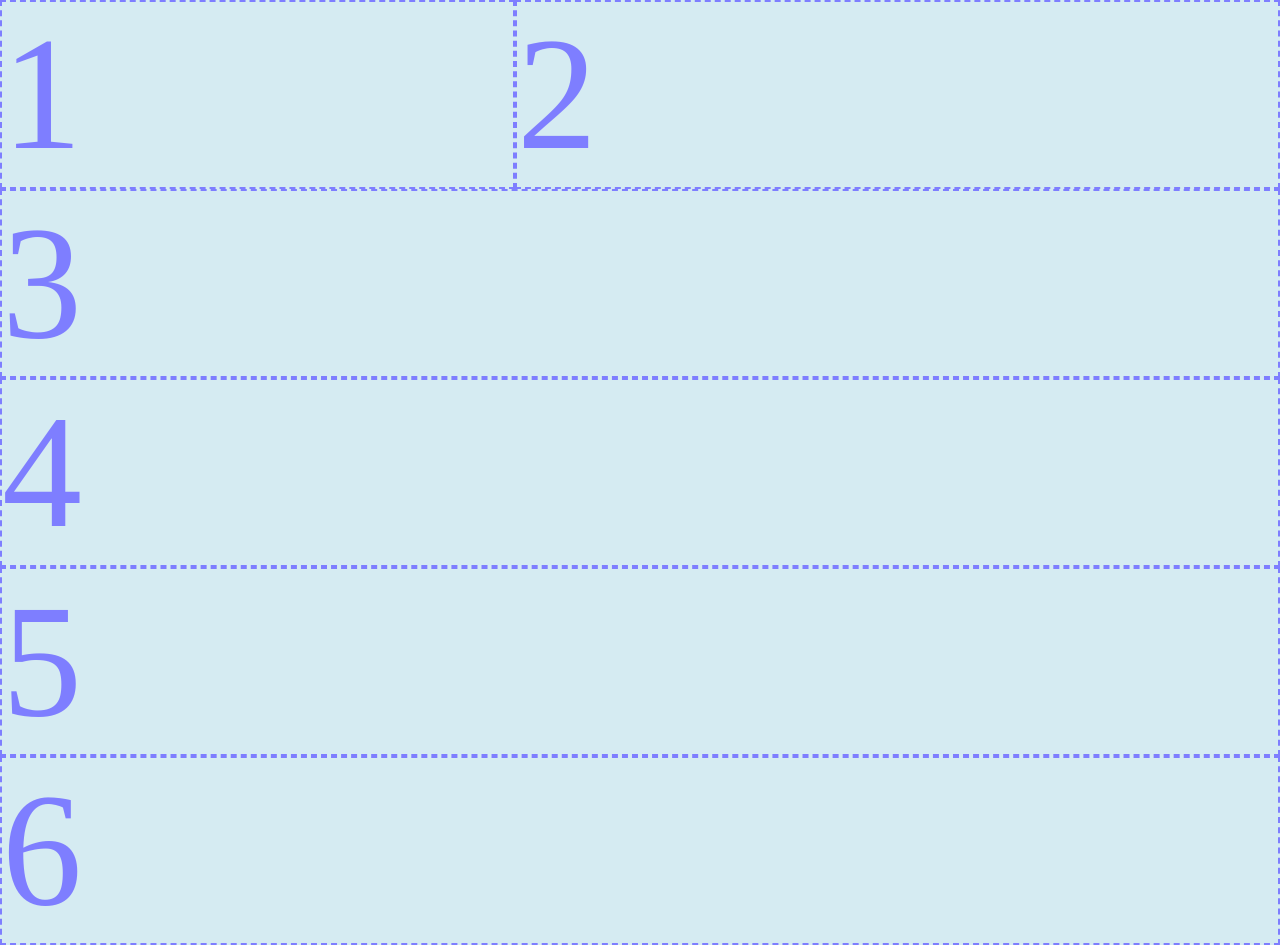
<file: hw4/index.html>
<!DOCTYPE html>
<html lang="en">
<head>
  <meta charset="UTF-8">
  <meta http-equiv="X-UA-Compatible" content="IE=edge">
  <meta name="viewport" content="width=device-width, initial-scale=1.0">
  <title>Assignment 4</title>
  <link rel="stylesheet" href="style.css">
</head>
<body>
  <div class="container">
    <div class="box1">1</div>
    <div class="box2">2</div>
    <div class="box3">3</div>
    <div class="box4">4</div>
    <div class="box5">5</div>
    <div class="box6">6</div>
  </div>
</body>
</html>
</file>
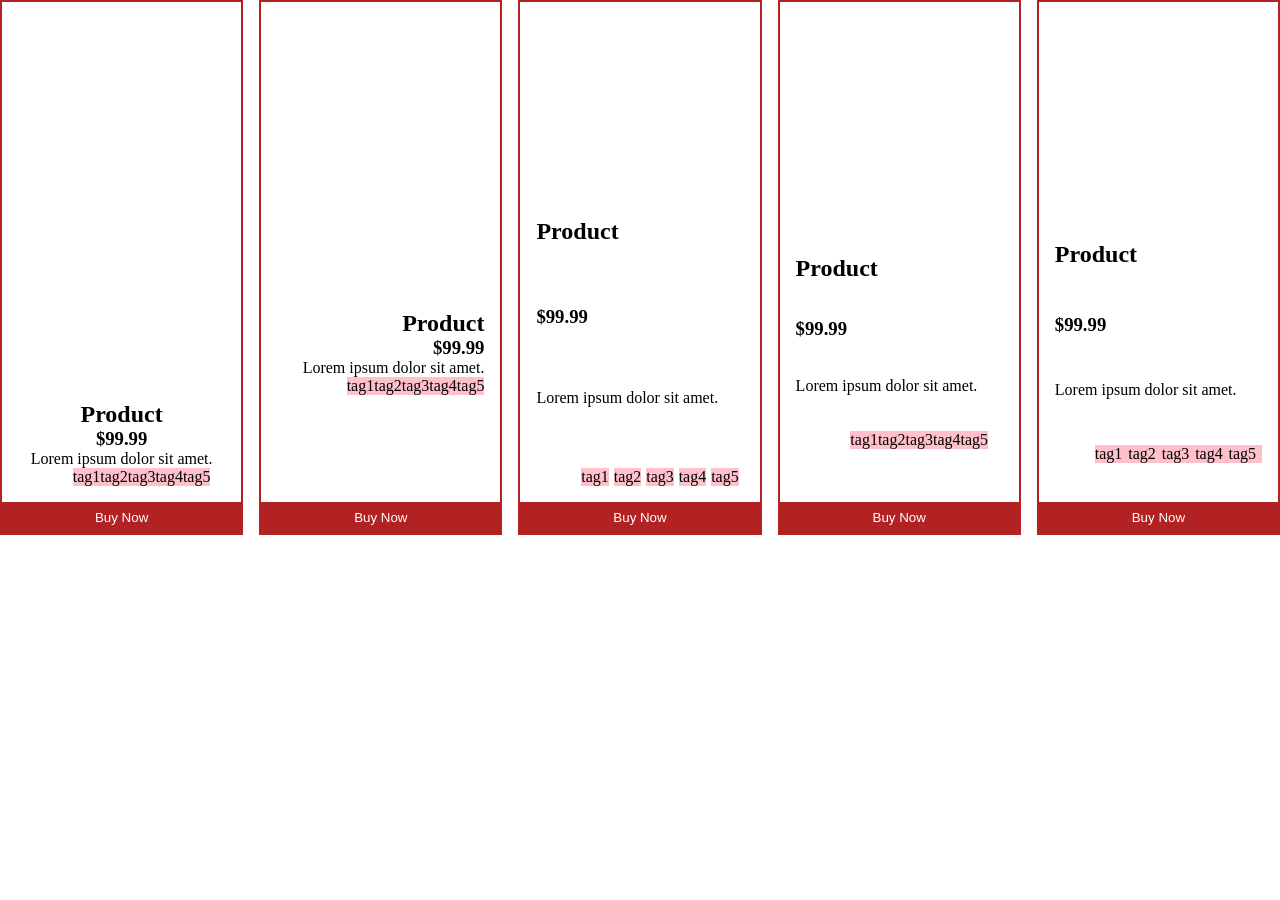
<file: hw5/index.html>
<!DOCTYPE html>
<html lang="en">
<head>
 <meta charset="UTF-8">
 <meta name="viewport" content="width=device-width, initial-scale=1.0">
 <title>Assignment 5</title>
 <link rel="stylesheet" href="style.css">
</head>

<body>

<div class="container">

<div class="box1">
 <div class="image"></div>
 <div class="info">
  <h2>Product</h2>
  <h3>$99.99</h3>
  <p>Lorem ipsum dolor sit amet.</p>
  <ul>
   <li>tag1</li>
   <li>tag2</li>
   <li>tag3</li>
   <li>tag4</li>
   <li>tag5</li>
  </ul>
 </div>
 <button>Buy Now</button>
</div>

<div class="box2">
 <div class="image"></div>
 <div class="info">
  <h2>Product</h2>
  <h3>$99.99</h3>
  <p>Lorem ipsum dolor sit amet.</p>
  <ul>
   <li>tag1</li>
   <li>tag2</li>
   <li>tag3</li>
   <li>tag4</li>
   <li>tag5</li>
  </ul>
 </div>
 <button>Buy Now</button>
</div>

<div class="box3">
 <div class="image"></div>
 <div class="info">
  <h2>Product</h2>
  <h3>$99.99</h3>
  <p>Lorem ipsum dolor sit amet.</p>
  <ul>
   <li>tag1</li>
   <li>tag2</li>
   <li>tag3</li>
   <li>tag4</li>
   <li>tag5</li>
  </ul>
 </div>
 <button>Buy Now</button>
</div>

<div class="box4">
 <div class="image"></div>
 <div class="info">
  <h2>Product</h2>
  <h3>$99.99</h3>
  <p>Lorem ipsum dolor sit amet.</p>
  <ul>
   <li>tag1</li>
   <li>tag2</li>
   <li>tag3</li>
   <li>tag4</li>
   <li>tag5</li>
  </ul>
 </div>
 <button>Buy Now</button>
</div>

<div class="box5">
 <div class="image"></div>
 <div class="info">
  <h2>Product</h2>
  <h3>$99.99</h3>
  <p>Lorem ipsum dolor sit amet.</p>
  <ul>
   <li>tag1</li>
   <li>tag2</li>
   <li>tag3</li>
   <li>tag4</li>
   <li>tag5</li>
  </ul>
 </div>
 <button>Buy Now</button>
</div>

</div>

</body>
</html>
</file>
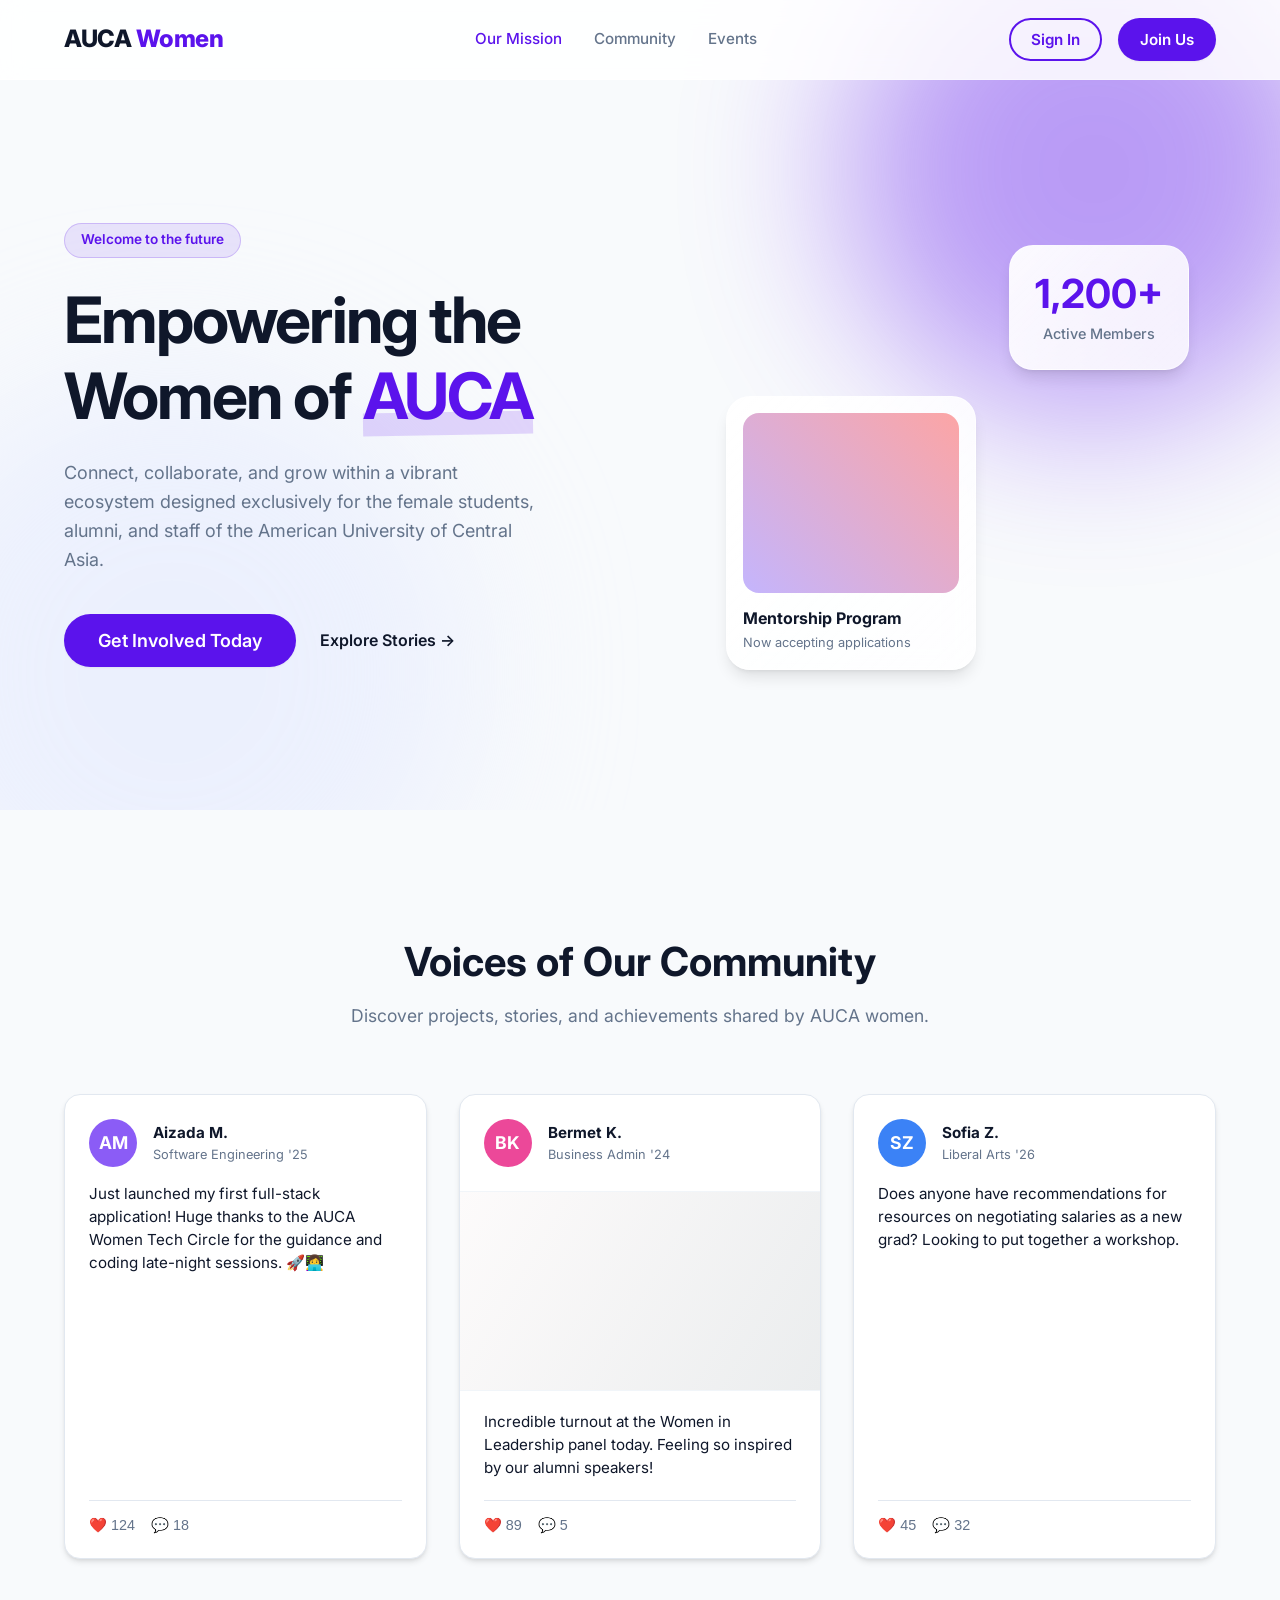
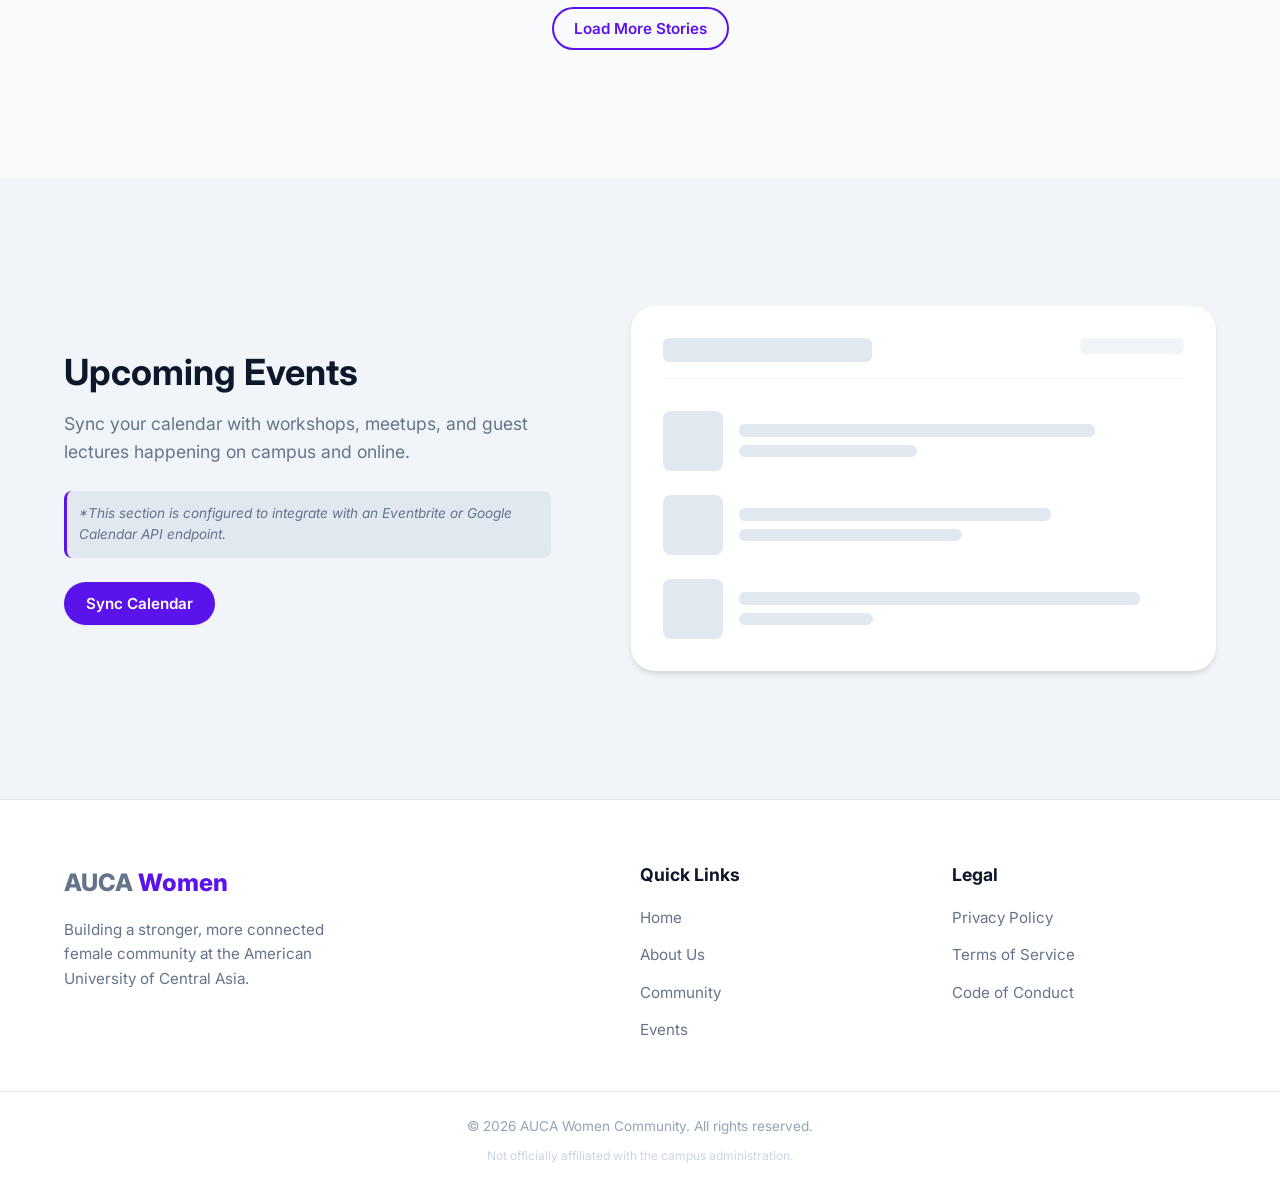
<file: hw6/index.html>
<!DOCTYPE html>
<html lang="en">
<head>
    <meta charset="UTF-8">
    <meta name="viewport" content="width=device-width, initial-scale=1.0">
    <meta name="description" content="AUCA Women: The official community platform for female students, alumni, and staff at the American University of Central Asia.">
    <title>AUCA Women Community</title>
    
    <!-- Google Fonts: Inter -->
    <link rel="preconnect" href="https://fonts.googleapis.com">
    <link rel="preconnect" href="https://fonts.gstatic.com" crossorigin>
    <link href="https://fonts.googleapis.com/css2?family=Inter:wght@300;400;500;600;700;800&display=swap" rel="stylesheet">
    
    <link rel="stylesheet" href="style.css">
</head>
<body>
    
    <!-- Navigation Bar -->
    <header class="navbar">
        <div class="container nav-container">
            <div class="logo">
                <a href="#">AUCA <span>Women</span></a>
            </div>
            
            <nav class="nav-links">
                <a href="#about" class="active">Our Mission</a>
                <a href="#community">Community</a>
                <a href="#events">Events</a>
            </nav>

            <div class="auth-buttons">
                <!-- Login/Register Placeholders -->
                <button class="btn btn-outline" id="loginBtn" aria-label="Log In">Sign In</button>
                <button class="btn btn-primary" id="registerBtn" aria-label="Register Account">Join Us</button>
            </div>
            
            <!-- Mobile Menu Toggle (JavaScript logic omitted for pure CSS/HTML task, but placeholder exists) -->
            <button class="menu-toggle" aria-label="Toggle Navigation">
                <span class="bar"></span>
                <span class="bar"></span>
                <span class="bar"></span>
            </button>
        </div>
    </header>

    <main>
        <!-- Hero Section -->
        <section class="hero" id="home">
            <div class="hero-bg-shapes">
                <div class="shape shape-1"></div>
                <div class="shape shape-2"></div>
            </div>
            <div class="container hero-container">
                <div class="hero-content">
                    <span class="badge">Welcome to the future</span>
                    <h1>Empowering the Women of <span class="highlight">AUCA</span></h1>
                    <p>Connect, collaborate, and grow within a vibrant ecosystem designed exclusively for the female students, alumni, and staff of the American University of Central Asia.</p>
                    <div class="hero-actions">
                        <button class="btn btn-primary btn-large">Get Involved Today</button>
                        <a href="#community" class="link-secondary">Explore Stories &rarr;</a>
                    </div>
                </div>
                <!-- Interactive 3D/Glassmorphic Card Placeholder -->
                <div class="hero-visual">
                    <div class="glass-card stat-card">
                        <h3>1,200+</h3>
                        <p>Active Members</p>
                    </div>
                    <div class="glass-card portrait-card">
                        <!-- Placeholder for a user image -->
                        <div class="image-placeholder gradient-fill"></div>
                        <div class="card-info">
                            <h4>Mentorship Program</h4>
                            <p>Now accepting applications</p>
                        </div>
                    </div>
                </div>
            </div>
        </section>

        <!-- User Generated Content (Stories/Feed Placeholder) -->
        <section class="community-feed section-padding" id="community">
            <div class="container">
                <div class="section-header">
                    <h2>Voices of Our Community</h2>
                    <p>Discover projects, stories, and achievements shared by AUCA women.</p>
                </div>
                
                <div class="feed-grid">
                    <!-- UGC Post Placeholder 1 -->
                    <article class="post-card">
                        <div class="post-header">
                            <div class="avatar bg-purple">AM</div>
                            <div class="author-info">
                                <strong>Aizada M.</strong>
                                <span>Software Engineering '25</span>
                            </div>
                        </div>
                        <div class="post-content">
                            <p>Just launched my first full-stack application! Huge thanks to the AUCA Women Tech Circle for the guidance and coding late-night sessions. 🚀👩‍💻</p>
                        </div>
                        <div class="post-footer">
                            <button class="action-btn">❤️ 124</button>
                            <button class="action-btn">💬 18</button>
                        </div>
                    </article>

                    <!-- UGC Post Placeholder 2 -->
                    <article class="post-card">
                        <div class="post-header">
                            <div class="avatar bg-pink">BK</div>
                            <div class="author-info">
                                <strong>Bermet K.</strong>
                                <span>Business Admin '24</span>
                            </div>
                        </div>
                        <div class="post-image-placeholder placeholder-img-1"></div>
                        <div class="post-content">
                            <p>Incredible turnout at the Women in Leadership panel today. Feeling so inspired by our alumni speakers!</p>
                        </div>
                        <div class="post-footer">
                            <button class="action-btn">❤️ 89</button>
                            <button class="action-btn">💬 5</button>
                        </div>
                    </article>

                    <!-- UGC Post Placeholder 3 -->
                    <article class="post-card">
                        <div class="post-header">
                            <div class="avatar bg-blue">SZ</div>
                            <div class="author-info">
                                <strong>Sofia Z.</strong>
                                <span>Liberal Arts '26</span>
                            </div>
                        </div>
                        <div class="post-content">
                            <p>Does anyone have recommendations for resources on negotiating salaries as a new grad? Looking to put together a workshop.</p>
                        </div>
                        <div class="post-footer">
                            <button class="action-btn">❤️ 45</button>
                            <button class="action-btn">💬 32</button>
                        </div>
                    </article>
                </div>
                
                <div class="center-cta">
                    <button class="btn btn-outline">Load More Stories</button>
                </div>
            </div>
        </section>

        <!-- 3rd Party API Integration Placeholder (Events/Widget) -->
        <section class="api-integration section-padding bg-light" id="events">
            <div class="container">
                <div class="section-layout">
                    <div class="api-info">
                        <h2>Upcoming Events</h2>
                        <p>Sync your calendar with workshops, meetups, and guest lectures happening on campus and online.</p>
                        <p class="api-note"><em>*This section is configured to integrate with an Eventbrite or Google Calendar API endpoint.</em></p>
                        <button class="btn btn-primary">Sync Calendar</button>
                    </div>
                    
                    <div class="api-widget-container">
                        <!-- Widget UI Skeleton Loading State -->
                        <div class="widget-skeleton">
                            <div class="skeleton-header">
                                <div class="sk-title"></div>
                                <div class="sk-date"></div>
                            </div>
                            <div class="skeleton-list">
                                <div class="sk-item">
                                    <div class="sk-box"></div>
                                    <div class="sk-lines">
                                        <div class="sk-line w-80"></div>
                                        <div class="sk-line w-40"></div>
                                    </div>
                                </div>
                                <div class="sk-item">
                                    <div class="sk-box"></div>
                                    <div class="sk-lines">
                                        <div class="sk-line w-70"></div>
                                        <div class="sk-line w-50"></div>
                                    </div>
                                </div>
                                <div class="sk-item">
                                    <div class="sk-box"></div>
                                    <div class="sk-lines">
                                        <div class="sk-line w-90"></div>
                                        <div class="sk-line w-30"></div>
                                    </div>
                                </div>
                            </div>
                        </div>
                    </div>
                </div>
            </div>
        </section>
        
        <!-- Auth Modals Placeholder Container -->
        <div id="authModalPlaceholder" class="modal-overlay hidden">
            <!-- Modal logic to be implemented here -->
        </div>

    </main>

    <!-- Footer -->
    <footer class="site-footer">
        <div class="container footer-container">
            <div class="footer-brand">
                <a href="#" class="logo">AUCA <span>Women</span></a>
                <p>Building a stronger, more connected female community at the American University of Central Asia.</p>
            </div>
            <div class="footer-links">
                <h4>Quick Links</h4>
                <ul>
                    <li><a href="#home">Home</a></li>
                    <li><a href="#about">About Us</a></li>
                    <li><a href="#community">Community</a></li>
                    <li><a href="#events">Events</a></li>
                </ul>
            </div>
            <div class="footer-legal">
                <h4>Legal</h4>
                <ul>
                    <li><a href="#">Privacy Policy</a></li>
                    <li><a href="#">Terms of Service</a></li>
                    <li><a href="#">Code of Conduct</a></li>
                </ul>
            </div>
        </div>
        <div class="footer-bottom">
            <p>&copy; 2026 AUCA Women Community. All rights reserved.</p>
            <p class="disclaimer">Not officially affiliated with the campus administration.</p>
        </div>
    </footer>

</body>
</html>
</file>
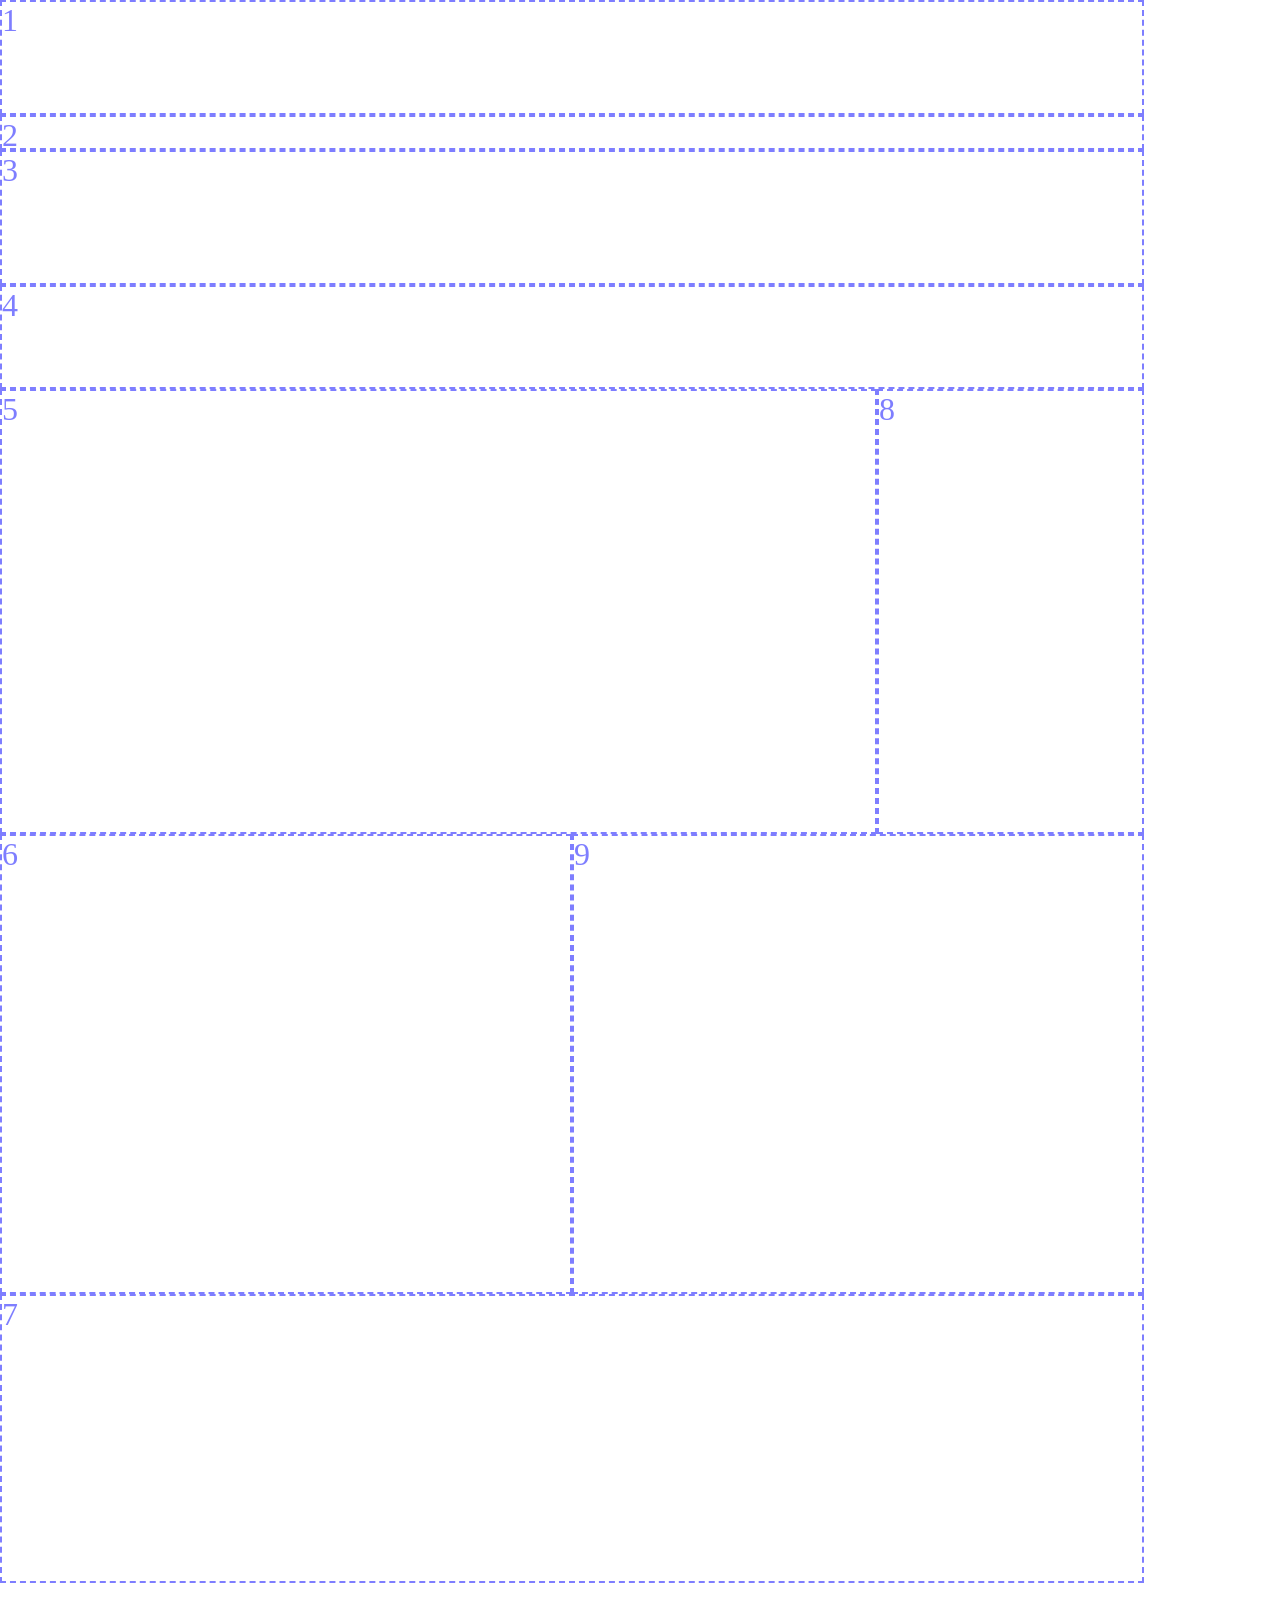
<file: hw7/index.html>
<!DOCTYPE html>
<html lang="en">
  <head>
    <meta charset="UTF-8" />
    <meta http-equiv="X-UA-Compatible" content="IE=edge" />
    <meta name="viewport" content="width=device-width, initial-scale=1.0" />
    <title>Assignment 7</title>
    <link rel="stylesheet" href="style.css" />
  </head>
  <body>
    <div class="container">
      <div class="box1">1</div>
      <div class="box2">2</div>
      <div class="box3">3</div>
      <div class="box4">4</div>
      <div class="box5">5</div>
      <div class="box6">6</div>
      <div class="box7">7</div>
      <div class="box8">8</div>
      <div class="box9">9</div>
    </div>
  </body>
</html>
</file>
<file: hw4/style.css>
* {
  margin: 0;
  box-sizing: border-box;
}

body {
  background: url("https://cdn.imgchest.com/files/j7mmcr5k976.png");
  background-repeat: no-repeat;
  background-size: 1400px auto;
  background-position: top left;
  opacity: 0.5;
}

.container {
  max-width: 1400px;
  width: 100%;
  display: flex;
  flex-wrap: wrap;
}

.container > * {
  background-color: lightblue;
  font-size: 10rem;
  color: blue;
  border: 2px dashed blue;
  flex-grow: 1;
  flex-shrink: 1;
  min-width: 0;
}

.box1 { flex-basis: 300px; }
.box2 { flex-basis: 550px; }
.box3 { flex-basis: 550px; }

.box4 { flex-basis: 1400px; }

.box5 { flex-basis: 1000px; }
.box6 { flex-basis: 400px; }
</file>
<file: hw5/style.css>
*{
 margin:0;
 box-sizing:border-box;
}

body{
 font-family:tahoma;
}

/* CONTAINER */
.container{
 display:flex;
 flex-wrap:wrap;
 gap:1rem;
}

/* FLEX CHILDREN  */
.container > *{
 flex-basis:200px;
 flex-grow:1;
 border:2px solid firebrick;
 display:flex;
 flex-direction:column;
}

/* IMAGE */
.image{
 height:200px;
 background-size:cover;
 background-position:center;
}

.box1 .image{ background-image:url("https://unsplash.it/300/200?1"); }
.box2 .image{ background-image:url("https://unsplash.it/300/200?2"); }
.box3 .image{ background-image:url("https://unsplash.it/300/200?3"); }
.box4 .image{ background-image:url("https://unsplash.it/300/200?4"); }
.box5 .image{ background-image:url("https://unsplash.it/300/200?5"); }

/* INFO */
.info{
 display:flex;
 flex-direction:column;
 height:300px;
 padding:1rem;
}

/* BOX ALIGNMENTS */
.box1 > .info{
 justify-content:flex-end;
 align-items:center;
}

.box2 > .info{
 justify-content:center;
 align-items:flex-end;
}

.box3 > .info{
 justify-content:space-between;
}

.box4 > .info{
 justify-content:space-evenly;
}

.box5 > .info{
 justify-content:space-around;
}

/* UL TAGS */
ul{
 display:flex;
 list-style:none;
}

li{
 background:pink;
}

/* UL POSITIONING */
.box1 ul{ justify-content:space-between; }
.box2 ul{ justify-content:flex-end; }
.box3 ul{ justify-content:space-evenly; }
.box4 ul{ justify-content:center; }
.box5 ul{ justify-content:space-around; }

.box5 ul > *{
 flex-grow:1;
}

/* BUTTON */
button{
 background:firebrick;
 padding:.5rem;
 border:none;
 width:100%;
 color:white;
}
</file>
<file: hw6/style.css>
/* ==========================================================================
   Design System & Tokens (AUCA Women Project Theme)
   ========================================================================== */
   :root {
    /* Primary Colors */
    --clr-primary: #5b13ec;
    --clr-primary-light: #7c3ff0;
    --clr-primary-dark: #3a0a9c;
    
    /* Secondary/Accent Colors */
    --clr-accent: #f43f5e;
    --clr-accent-light: #fda4af;
    
    /* Neutral Colors / Light Mode */
    --clr-bg: #f8fafc;
    --clr-surface: #ffffff;
    --clr-text-main: #0f172a;
    --clr-text-muted: #64748b;
    --clr-border: #e2e8f0;
    
    /* Gradients */
    --gradient-primary: linear-gradient(135deg, var(--clr-primary), #8b5cf6);
    --gradient-surface: linear-gradient(135deg, rgba(255,255,255,0.95), rgba(255,255,255,0.8));
    
    /* Typography */
    --font-sans: 'Inter', system-ui, -apple-system, BlinkMacSystemFont, "Segoe UI", Roboto, sans-serif;
    
    /* Radii & Shadows */
    --radius-sm: 0.375rem;
    --radius-md: 0.5rem;
    --radius-lg: 1rem;
    --radius-xl: 1.5rem;
    --radius-full: 9999px;
    
    --shadow-sm: 0 1px 2px 0 rgb(0 0 0 / 0.05);
    --shadow-md: 0 4px 6px -1px rgb(0 0 0 / 0.1), 0 2px 4px -2px rgb(0 0 0 / 0.1);
    --shadow-lg: 0 10px 15px -3px rgb(0 0 0 / 0.1), 0 4px 6px -4px rgb(0 0 0 / 0.1);
    --shadow-primary: 0 10px 25px -5px rgba(91, 19, 236, 0.4);
    
    /* Layout */
    --container-max: 1200px;
    --nav-height: 80px;
    
    /* Transitions */
    --transition-fast: 150ms cubic-bezier(0.4, 0, 0.2, 1);
    --transition-normal: 300ms cubic-bezier(0.4, 0, 0.2, 1);
}

/* ==========================================================================
   Reset & Base Styles
   ========================================================================== */
*, *::before, *::after {
    box-sizing: border-box;
    margin: 0;
    padding: 0;
}

html {
    scroll-behavior: smooth;
}

body {
    font-family: var(--font-sans);
    background-color: var(--clr-bg);
    color: var(--clr-text-main);
    line-height: 1.6;
    -webkit-font-smoothing: antialiased;
    overflow-x: hidden;
}

img, picture, svg, video {
    display: block;
    max-width: 100%;
}

a {
    text-decoration: none;
    color: inherit;
    transition: color var(--transition-fast);
}

h1, h2, h3, h4 {
    font-weight: 700;
    line-height: 1.2;
    color: var(--clr-text-main);
}

/* ==========================================================================
   Utility Classes & Layout
   ========================================================================== */
.container {
    width: 100%;
    margin-inline: auto;
    padding-inline: 1.5rem;
    max-width: var(--container-max);
}

.section-padding {
    padding-block: 5rem;
}

@media (min-width: 768px) {
    .section-padding { padding-block: 8rem; }
}

.text-center { text-align: center; }
.hidden { display: none !important; }

/* Highlights */
.highlight {
    color: var(--clr-primary);
    position: relative;
    display: inline-block;
}
.highlight::after {
    content: '';
    position: absolute;
    bottom: 0px;
    left: 0;
    width: 100%;
    height: 30%;
    background-color: var(--clr-primary-light);
    opacity: 0.2;
    z-index: -1;
    transform: rotate(-1deg);
}

/* ==========================================================================
   Buttons
   ========================================================================== */
.btn {
    display: inline-flex;
    align-items: center;
    justify-content: center;
    padding: 0.625rem 1.25rem;
    font-weight: 600;
    font-size: 0.95rem;
    border-radius: var(--radius-full);
    border: 2px solid transparent;
    cursor: pointer;
    transition: all var(--transition-normal);
    font-family: inherit;
}

.btn-primary {
    background-color: var(--clr-primary);
    color: white;
    box-shadow: var(--shadow-sm);
}

.btn-primary:hover {
    background-color: var(--clr-primary-dark);
    box-shadow: var(--shadow-primary);
    transform: translateY(-2px);
}

.btn-outline {
    background-color: transparent;
    color: var(--clr-primary);
    border-color: var(--clr-primary);
}

.btn-outline:hover {
    background-color: var(--clr-primary);
    color: white;
}

.btn-large {
    padding: 0.875rem 2rem;
    font-size: 1.125rem;
}

.link-secondary {
    font-weight: 600;
    color: var(--clr-text-main);
    display: inline-flex;
    align-items: center;
}
.link-secondary:hover {
    color: var(--clr-primary);
    transform: translateX(4px);
}

/* ==========================================================================
   Navigation
   ========================================================================== */
.navbar {
    position: fixed;
    top: 0;
    width: 100%;
    height: var(--nav-height);
    background: rgba(255, 255, 255, 0.85);
    backdrop-filter: blur(12px);
    -webkit-backdrop-filter: blur(12px);
    border-bottom: 1px solid rgba(255,255,255,0.3);
    z-index: 1000;
    transition: background-color var(--transition-normal);
}

.nav-container {
    height: 100%;
    display: flex;
    justify-content: space-between;
    align-items: center;
}

.logo a {
    font-size: 1.5rem;
    font-weight: 800;
    letter-spacing: -0.02em;
}

.logo span {
    color: var(--clr-primary);
}

.nav-links {
    display: none;
    gap: 2rem;
}

.nav-links a {
    font-weight: 500;
    color: var(--clr-text-muted);
    font-size: 0.95rem;
}

.nav-links a:hover,
.nav-links a.active {
    color: var(--clr-primary);
}

.auth-buttons {
    display: none;
    gap: 1rem;
    align-items: center;
}

.menu-toggle {
    display: flex;
    flex-direction: column;
    gap: 5px;
    background: none;
    border: none;
    cursor: pointer;
}

.menu-toggle .bar {
    width: 25px;
    height: 2px;
    background-color: var(--clr-text-main);
    transition: var(--transition-normal);
}

@media (min-width: 860px) {
    .nav-links, .auth-buttons {
        display: flex;
    }
    .menu-toggle {
        display: none;
    }
}

/* ==========================================================================
   Hero Section
   ========================================================================== */
.hero {
    position: relative;
    padding-top: calc(var(--nav-height) + 4rem);
    padding-bottom: 4rem;
    min-height: 90vh;
    display: flex;
    align-items: center;
    overflow: hidden;
}

.hero-bg-shapes {
    position: absolute;
    top: 0;
    left: 0;
    width: 100%;
    height: 100%;
    z-index: -1;
    overflow: hidden;
}

.shape {
    position: absolute;
    filter: blur(80px);
    border-radius: 50%;
    z-index: -1;
    opacity: 0.5;
}

.shape-1 {
    top: -10%;
    right: -5%;
    width: 500px;
    height: 500px;
    background: var(--clr-primary-light);
    animation: float 15s ease-in-out infinite;
}

.shape-2 {
    bottom: -20%;
    left: -10%;
    width: 600px;
    height: 600px;
    background: #e0e7ff;
    animation: float 20s ease-in-out infinite reverse;
}

@keyframes float {
    0%, 100% { transform: translateY(0) scale(1); }
    50% { transform: translateY(-30px) scale(1.05); }
}

.hero-container {
    display: grid;
    grid-template-columns: 1fr;
    gap: 4rem;
    align-items: center;
    position: relative;
    z-index: 1;
}

@media (min-width: 992px) {
    .hero-container {
        grid-template-columns: 1fr 1fr;
    }
}

.hero-content {
    max-width: 600px;
}

.badge {
    display: inline-block;
    padding: 0.35rem 1rem;
    background: rgba(91, 19, 236, 0.1);
    color: var(--clr-primary);
    border-radius: var(--radius-full);
    font-size: 0.85rem;
    font-weight: 600;
    margin-bottom: 1.5rem;
    border: 1px solid rgba(91, 19, 236, 0.2);
}

.hero-content h1 {
    font-size: clamp(2.5rem, 5vw, 4rem);
    margin-bottom: 1.5rem;
    letter-spacing: -0.03em;
}

.hero-content p {
    font-size: 1.125rem;
    color: var(--clr-text-muted);
    margin-bottom: 2.5rem;
    max-width: 90%;
}

.hero-actions {
    display: flex;
    flex-wrap: wrap;
    gap: 1.5rem;
    align-items: center;
}

/* Glassmorphic Visuals */
.hero-visual {
    position: relative;
    height: 500px;
    display: flex;
    justify-content: center;
    align-items: center;
}

.glass-card {
    background: var(--gradient-surface);
    backdrop-filter: blur(16px);
    border: 1px solid rgba(255, 255, 255, 0.5);
    border-radius: var(--radius-xl);
    box-shadow: var(--shadow-lg);
    padding: 1.5rem;
    position: absolute;
    transition: transform var(--transition-normal);
}

.glass-card:hover {
    transform: translateY(-5px) scale(1.02);
}

.stat-card {
    top: 10%;
    right: 5%;
    z-index: 2;
    text-align: center;
    min-width: 180px;
    animation: float 6s ease-in-out infinite 1s;
}

.stat-card h3 {
    font-size: 2.5rem;
    color: var(--clr-primary);
    margin-bottom: 0.25rem;
}
.stat-card p {
    font-weight: 500;
    color: var(--clr-text-muted);
    font-size: 0.9rem;
}

.portrait-card {
    bottom: 5%;
    left: 10%;
    z-index: 1;
    width: 250px;
    padding: 1rem;
    animation: float 8s ease-in-out infinite;
}

.image-placeholder {
    width: 100%;
    height: 180px;
    border-radius: var(--radius-lg);
    margin-bottom: 1rem;
}

.gradient-fill {
    background: linear-gradient(45deg, #c4b5fd, #fca5a5);
}

.card-info h4 {
    font-size: 1rem;
    margin-bottom: 0.25rem;
}
.card-info p {
    font-size: 0.8rem;
    color: var(--clr-text-muted);
}

/* ==========================================================================
   Community Section (User Gen Content)
   ========================================================================== */
.section-header {
    text-align: center;
    margin-bottom: 4rem;
    max-width: 600px;
    margin-inline: auto;
}

.section-header h2 {
    font-size: clamp(2rem, 4vw, 2.5rem);
    margin-bottom: 1rem;
}

.section-header p {
    color: var(--clr-text-muted);
    font-size: 1.1rem;
}

.feed-grid {
    display: grid;
    grid-template-columns: repeat(auto-fill, minmax(320px, 1fr));
    gap: 2rem;
    margin-bottom: 3rem;
}

.post-card {
    background: var(--clr-surface);
    border-radius: var(--radius-lg);
    padding: 1.5rem;
    box-shadow: var(--shadow-md);
    border: 1px solid var(--clr-border);
    transition: var(--transition-normal);
    display: flex;
    flex-direction: column;
}

.post-card:hover {
    box-shadow: var(--shadow-lg);
    transform: translateY(-4px);
    border-color: #cbd5e1;
}

.post-header {
    display: flex;
    align-items: center;
    gap: 1rem;
    margin-bottom: 1rem;
}

.avatar {
    width: 48px;
    height: 48px;
    border-radius: 50%;
    display: flex;
    align-items: center;
    justify-content: center;
    color: white;
    font-weight: bold;
    font-size: 1.1rem;
}
.bg-purple { background-color: #8b5cf6; }
.bg-pink { background-color: #ec4899; }
.bg-blue { background-color: #3b82f6; }

.author-info {
    display: flex;
    flex-direction: column;
}
.author-info strong { font-size: 0.95rem; }
.author-info span { font-size: 0.8rem; color: var(--clr-text-muted); }

.post-content {
    color: var(--clr-text-main);
    font-size: 0.95rem;
    line-height: 1.5;
    margin-bottom: 1.25rem;
    flex-grow: 1;
}

.post-image-placeholder {
    width: calc(100% + 3rem);
    margin-left: -1.5rem;
    height: 200px;
    margin-bottom: 1.25rem;
    margin-top: 0.5rem;
    background-size: cover;
    background-position: center;
}
.placeholder-img-1 { background: linear-gradient(120deg, #fdfbfb 0%, #ebedee 100%); border-block: 1px solid #f1f5f9; }

.post-footer {
    display: flex;
    gap: 1rem;
    border-top: 1px solid var(--clr-border);
    padding-top: 1rem;
}

.action-btn {
    background: none;
    border: none;
    color: var(--clr-text-muted);
    font-size: 0.9rem;
    cursor: pointer;
    display: flex;
    align-items: center;
    gap: 0.25rem;
    transition: color var(--transition-fast);
}
.action-btn:hover { color: var(--clr-primary); }

.center-cta {
    text-align: center;
    margin-top: 2rem;
}

/* ==========================================================================
   API Integration Section (Events Skeleton)
   ========================================================================== */
.bg-light { background-color: #f1f5f9; }

.section-layout {
    display: grid;
    grid-template-columns: 1fr;
    gap: 3rem;
    align-items: center;
}

@media (min-width: 900px) {
    .section-layout { grid-template-columns: 1fr 1.2fr; gap: 5rem; }
}

.api-info h2 {
    font-size: 2.25rem;
    margin-bottom: 1rem;
}

.api-info p {
    color: var(--clr-text-muted);
    margin-bottom: 1.5rem;
    font-size: 1.1rem;
}

.api-note {
    font-size: 0.85rem !important;
    background: #e2e8f0;
    padding: 0.75rem;
    border-radius: var(--radius-md);
    border-left: 3px solid var(--clr-primary);
}

.api-widget-container {
    background: var(--clr-surface);
    border-radius: var(--radius-xl);
    padding: 2rem;
    box-shadow: var(--shadow-md);
}

/* Skeleton Loading Animation for API placeholder */
.widget-skeleton {
    width: 100%;
}

@keyframes pulse {
    0%, 100% { opacity: 1; }
    50% { opacity: .5; }
}
.sk-title, .sk-date, .sk-box, .sk-line {
    background-color: #e2e8f0;
    border-radius: var(--radius-sm);
    animation: pulse 2s cubic-bezier(0.4, 0, 0.6, 1) infinite;
}

.skeleton-header {
    display: flex;
    justify-content: space-between;
    margin-bottom: 2rem;
    border-bottom: 1px solid #f1f5f9;
    padding-bottom: 1rem;
}
.sk-title { height: 1.5rem; width: 40%; }
.sk-date { height: 1rem; width: 20%; background-color: #f1f5f9; }

.skeleton-list {
    display: flex;
    flex-direction: column;
    gap: 1.5rem;
}
.sk-item {
    display: flex;
    gap: 1rem;
    align-items: center;
}
.sk-box {
    width: 60px;
    height: 60px;
    border-radius: var(--radius-md);
    flex-shrink: 0;
}
.sk-lines {
    flex-grow: 1;
    display: flex;
    flex-direction: column;
    gap: 0.5rem;
}
.sk-line { height: 0.8rem; }
.w-80 { width: 80%; }
.w-40 { width: 40%; }
.w-70 { width: 70%; }
.w-50 { width: 50%; }
.w-90 { width: 90%; }
.w-30 { width: 30%; }


/* ==========================================================================
   Footer
   ========================================================================== */
.site-footer {
    background-color: white;
    padding-top: 4rem;
    border-top: 1px solid var(--clr-border);
}

.footer-container {
    display: grid;
    grid-template-columns: 1fr;
    gap: 3rem;
    margin-bottom: 3rem;
}

@media (min-width: 768px) {
    .footer-container {
        grid-template-columns: 2fr 1fr 1fr;
    }
}

.footer-brand .logo {
    display: inline-block;
    font-size: 1.5rem;
    font-weight: 800;
    margin-bottom: 1rem;
}
.footer-brand .logo span { color: var(--clr-primary); }

.footer-brand p {
    color: var(--clr-text-muted);
    font-size: 0.95rem;
    max-width: 300px;
}

.footer-links h4, .footer-legal h4 {
    margin-bottom: 1.25rem;
    font-size: 1.1rem;
}

.site-footer ul {
    list-style: none;
    display: flex;
    flex-direction: column;
    gap: 0.75rem;
}

.site-footer a {
    color: var(--clr-text-muted);
    font-size: 0.95rem;
}

.site-footer a:hover {
    color: var(--clr-primary);
}

.footer-bottom {
    border-top: 1px solid var(--clr-border);
    padding-block: 1.5rem;
    text-align: center;
    color: #94a3b8;
    font-size: 0.85rem;
    display: flex;
    flex-direction: column;
    gap: 0.5rem;
}

.disclaimer {
    font-size: 0.75rem;
    color: #cbd5e1;
}
</file>
<file: hw7/style.css>
* {
  margin: 0;
  box-sizing: border-box;
}

body {
  background-image: url(https://cdn.imgchest.com/files/pyq9ceoo342.png);
  background-repeat: no-repeat;
  width: 1143px;
  min-height: 1583px;
  font-size: 2rem;
  opacity: 0.5;
  color: blue;
}

.container {
  display: grid;
  width: 1143px;
  grid-template-rows: 115px 35px 135px 104px 235px 210px 290px 170px 289px 50px;
  grid-template-columns: 290px 282px 305px 267px;
  grid-template-areas:
    "one one one one"
    "two two two two"
    "three three three three"
    "four four four four"
    "five five five eight"
    "five five five eight"
    "six six nine nine"
    "six six nine nine"
    "seven seven seven seven"
    ". . . .";
}

.container > * {
  border: 2px dashed blue;
}

.box1 { grid-area: one; }
.box2 { grid-area: two; }
.box3 { grid-area: three; }
.box4 { grid-area: four; }
.box5 { grid-area: five; }
.box6 { grid-area: six; }
.box7 { grid-area: seven; }
.box8 { grid-area: eight; }
.box9 { grid-area: nine; }
</file>
